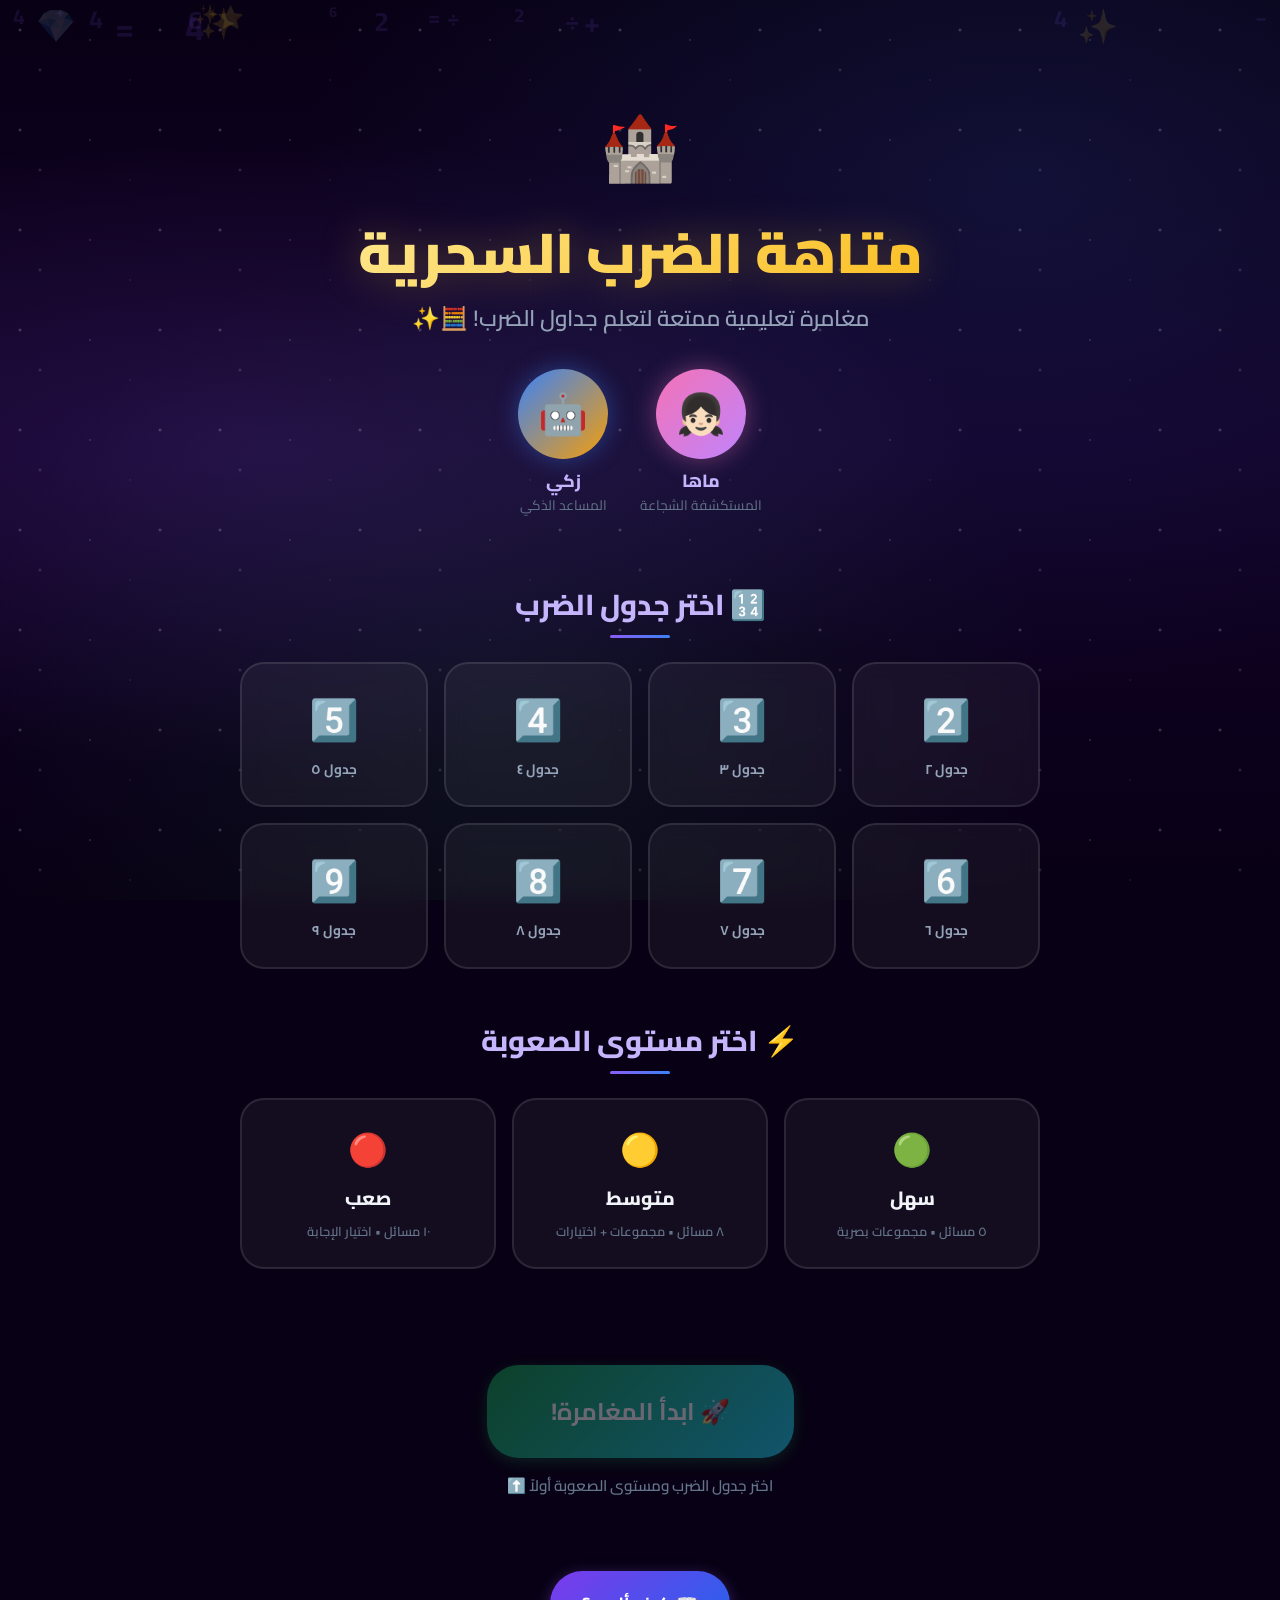
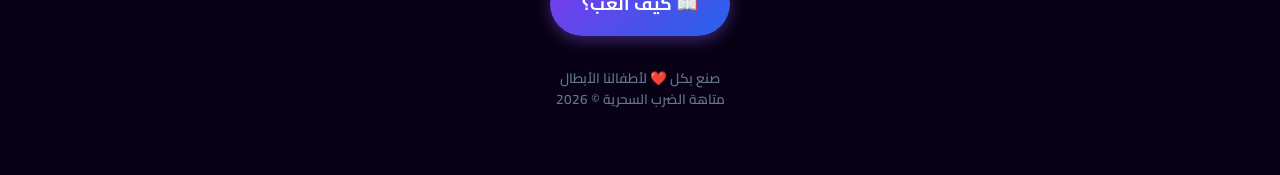
<file: index.html>
<!DOCTYPE html>
<html lang="ar" dir="rtl">
<head>
  <meta charset="UTF-8">
  <meta name="viewport" content="width=device-width, initial-scale=1.0">
  <meta name="description" content="متاهة الضرب السحرية - لعبة تعليمية تفاعلية لتعليم جداول الضرب للأطفال ضعاف السمع بطريقة ممتعة وبصرية">
  <title>متاهة الضرب السحرية ✨</title>
  <link rel="stylesheet" href="style.css">
  <style>
    /* ── Landing Page Specific ── */
    .landing-container {
      min-height: 100vh;
      display: flex;
      flex-direction: column;
      align-items: center;
      padding: var(--space-xl) var(--space-lg);
      position: relative;
      z-index: 1;
    }

    /* Hero */
    .hero {
      text-align: center;
      padding: var(--space-3xl) 0 var(--space-xl);
      max-width: 700px;
    }

    .hero-icon {
      font-size: 4rem;
      margin-bottom: var(--space-md);
      animation: float 3s ease-in-out infinite;
      display: inline-block;
    }

    .hero-characters {
      display: flex;
      align-items: center;
      justify-content: center;
      gap: var(--space-xl);
      margin: var(--space-xl) 0;
      flex-wrap: wrap;
    }

    .character-card {
      text-align: center;
      animation: slideUp 0.8s var(--ease-out) backwards;
    }

    .character-card:nth-child(2) { animation-delay: 0.2s; }

    .character-avatar {
      width: 90px;
      height: 90px;
      border-radius: var(--radius-full);
      display: flex;
      align-items: center;
      justify-content: center;
      font-size: 2.5rem;
      margin: 0 auto var(--space-sm);
      position: relative;
    }

    .character-avatar.maha {
      background: linear-gradient(135deg, #f472b6, #c084fc);
      box-shadow: 0 0 25px rgba(244, 114, 182, 0.4);
    }

    .character-avatar.zeki {
      background: linear-gradient(135deg, var(--blue-500), var(--gold-500));
      box-shadow: 0 0 25px rgba(59, 130, 246, 0.4);
      animation: float 3s ease-in-out infinite;
    }

    .character-name {
      font-weight: 800;
      font-size: 1.1rem;
      color: var(--purple-300);
    }

    .character-role {
      font-size: 0.85rem;
      color: var(--text-muted);
    }

    /* Sections */
    .section {
      width: 100%;
      max-width: 800px;
      margin-bottom: var(--space-2xl);
    }

    /* Table Grid */
    .tables-grid {
      display: grid;
      grid-template-columns: repeat(4, 1fr);
      gap: var(--space-md);
    }

    .table-card {
      position: relative;
      overflow: hidden;
    }

    .table-card .table-number {
      font-size: 2.5rem;
      font-weight: 900;
      display: block;
      margin-bottom: var(--space-xs);
      transition: transform var(--transition-normal);
    }

    .table-card:hover .table-number {
      transform: scale(1.15);
    }

    .table-card .table-label {
      font-size: 0.85rem;
      font-weight: 700;
      color: var(--text-secondary);
    }

    .table-card.active .table-number {
      color: var(--gold-400);
    }

    /* Difficulty */
    .difficulty-grid {
      display: grid;
      grid-template-columns: repeat(3, 1fr);
      gap: var(--space-md);
    }

    .difficulty-btn {
      position: relative;
      overflow: hidden;
    }

    .difficulty-btn .diff-emoji {
      font-size: 2rem;
      display: block;
      margin-bottom: var(--space-sm);
    }

    .difficulty-btn .diff-name {
      font-size: 1.2rem;
      font-weight: 800;
      display: block;
      margin-bottom: var(--space-xs);
    }

    .difficulty-btn .diff-desc {
      font-size: 0.8rem;
      color: var(--text-muted);
      font-weight: 600;
    }

    .difficulty-btn.active .diff-name {
      color: var(--gold-400);
    }

    /* Start Button */
    .start-section {
      text-align: center;
      margin: var(--space-2xl) 0;
    }

    #startBtn {
      opacity: 0.4;
      pointer-events: none;
      transition: all var(--transition-slow);
      font-size: 1.5rem;
      padding: var(--space-lg) var(--space-3xl);
    }

    #startBtn.ready {
      opacity: 1;
      pointer-events: all;
      animation: pulse 2s ease-in-out infinite, pulseGlow 2s ease-in-out infinite;
    }

    .start-hint {
      margin-top: var(--space-md);
      font-size: 0.95rem;
      color: var(--text-muted);
      font-weight: 600;
    }

    /* Instructions Button */
    #instructionsBtn {
      margin-top: var(--space-lg);
    }

    /* Styles for instructions are now in style.css */

    /* Footer */
    .landing-footer {
      text-align: center;
      padding: var(--space-xl) 0;
      color: var(--text-muted);
      font-size: 0.85rem;
      font-weight: 600;
    }

    .landing-footer .heart { color: #f43f5e; }

    /* Responsive */
    @media (max-width: 600px) {
      .tables-grid { grid-template-columns: repeat(2, 1fr); }
      .difficulty-grid { grid-template-columns: 1fr; }
      .hero { padding: var(--space-xl) 0 var(--space-lg); }
      .instructions-grid { grid-template-columns: 1fr; }
    }
  </style>
</head>
<body>
  <!-- Background -->
  <div class="magic-bg"></div>
  <div class="floating-symbols"></div>

  <div class="landing-container">
    <!-- Hero -->
    <header class="hero" data-animate>
      <div class="hero-icon">🏰</div>
      <h1 class="title-magic">متاهة الضرب السحرية</h1>
      <p class="subtitle-magic">مغامرة تعليمية ممتعة لتعلم جداول الضرب! 🧮✨</p>

      <div class="hero-characters">
        <div class="character-card">
          <div class="character-avatar maha">👧🏻</div>
          <div class="character-name">ماها</div>
          <div class="character-role">المستكشفة الشجاعة</div>
        </div>
        <div class="character-card">
          <div class="character-avatar zeki">🤖</div>
          <div class="character-name">زكي</div>
          <div class="character-role">المساعد الذكي</div>
        </div>
      </div>
    </header>

    <!-- Table Selection -->
    <section class="section" data-animate>
      <h2 class="section-title">🔢 اختر جدول الضرب</h2>
      <div class="tables-grid">
        <div class="selection-card table-card" data-table="2">
          <span class="table-number">2️⃣</span>
          <span class="table-label">جدول ٢</span>
        </div>
        <div class="selection-card table-card" data-table="3">
          <span class="table-number">3️⃣</span>
          <span class="table-label">جدول ٣</span>
        </div>
        <div class="selection-card table-card" data-table="4">
          <span class="table-number">4️⃣</span>
          <span class="table-label">جدول ٤</span>
        </div>
        <div class="selection-card table-card" data-table="5">
          <span class="table-number">5️⃣</span>
          <span class="table-label">جدول ٥</span>
        </div>
        <div class="selection-card table-card" data-table="6">
          <span class="table-number">6️⃣</span>
          <span class="table-label">جدول ٦</span>
        </div>
        <div class="selection-card table-card" data-table="7">
          <span class="table-number">7️⃣</span>
          <span class="table-label">جدول ٧</span>
        </div>
        <div class="selection-card table-card" data-table="8">
          <span class="table-number">8️⃣</span>
          <span class="table-label">جدول ٨</span>
        </div>
        <div class="selection-card table-card" data-table="9">
          <span class="table-number">9️⃣</span>
          <span class="table-label">جدول ٩</span>
        </div>
      </div>
    </section>

    <!-- Difficulty Selection -->
    <section class="section" data-animate>
      <h2 class="section-title">⚡ اختر مستوى الصعوبة</h2>
      <div class="difficulty-grid">
        <div class="selection-card difficulty-btn" data-difficulty="easy">
          <span class="diff-emoji">🟢</span>
          <span class="diff-name">سهل</span>
          <span class="diff-desc">٥ مسائل • مجموعات بصرية</span>
        </div>
        <div class="selection-card difficulty-btn" data-difficulty="medium">
          <span class="diff-emoji">🟡</span>
          <span class="diff-name">متوسط</span>
          <span class="diff-desc">٨ مسائل • مجموعات + اختيارات</span>
        </div>
        <div class="selection-card difficulty-btn" data-difficulty="hard">
          <span class="diff-emoji">🔴</span>
          <span class="diff-name">صعب</span>
          <span class="diff-desc">١٠ مسائل • اختيار الإجابة</span>
        </div>
      </div>
    </section>

    <!-- Start Button -->
    <section class="start-section" data-animate>
      <button class="btn btn-success btn-xl" id="startBtn" disabled>
        🚀 ابدأ المغامرة!
      </button>
      <p class="start-hint">اختر جدول الضرب ومستوى الصعوبة أولاً ⬆️</p>
    </section>

    <!-- Instructions Button -->
    <button class="btn btn-primary" id="instructionsBtn" data-animate>
      📖 كيف ألعب؟
    </button>

    <!-- Footer -->
    <footer class="landing-footer" data-animate>
      <p>صنع بكل <span class="heart">❤️</span> لأطفالنا الأبطال</p>
      <p>متاهة الضرب السحرية © 2026</p>
    </footer>
  </div>

  <!-- Instructions Overlay -->
  <div class="overlay" id="instructionsOverlay">
    <div class="overlay-content" style="max-width: 650px;">
      <h2 class="section-title" style="margin-bottom: var(--space-lg);">📖 كيف ألعب؟</h2>
      <div class="instructions-grid">
        <!-- Step 1 -->
        <div class="instruction-item">
          <div class="instruction-step">1</div>
          <span class="instruction-icon">🎯</span>
          <h3 class="instruction-title">اختر التحدي</h3>
          <p class="instruction-text">اختر جدول الضرب ومستوى الصعوبة الذي يناسبك</p>
        </div>
        <!-- Step 2 -->
        <div class="instruction-item">
          <div class="instruction-step">2</div>
          <span class="instruction-icon">🤖</span>
          <h3 class="instruction-title">حل مع زكي</h3>
          <p class="instruction-text">استخدم التلميحات البصرية لمساعدة زكي في إيجاد الحل</p>
        </div>
        <!-- Step 3 -->
        <div class="instruction-item">
          <div class="instruction-step">3</div>
          <span class="instruction-icon">❤️</span>
          <h3 class="instruction-title">انتبه لقلوبك</h3>
          <p class="instruction-text">لديك ٣ محاولات فقط.. فكر جيداً قبل اختيار الإجابة</p>
        </div>
        <!-- Step 4 -->
        <div class="instruction-item">
          <div class="instruction-step">4</div>
          <span class="instruction-icon">🏰</span>
          <h3 class="instruction-title">طريق القلعة</h3>
          <p class="instruction-text">اجب بشكل صحيح لتصل "ماها" بسلام إلى نهاية المتاهة</p>
        </div>
      </div>
      <button class="btn btn-primary btn-lg" id="closeInstructions" style="width: 100%;">👍 فهمت.. دعنا نبدأ!</button>
    </div>
  </div>

  <script src="app.js"></script>
</body>
</html>
</file>
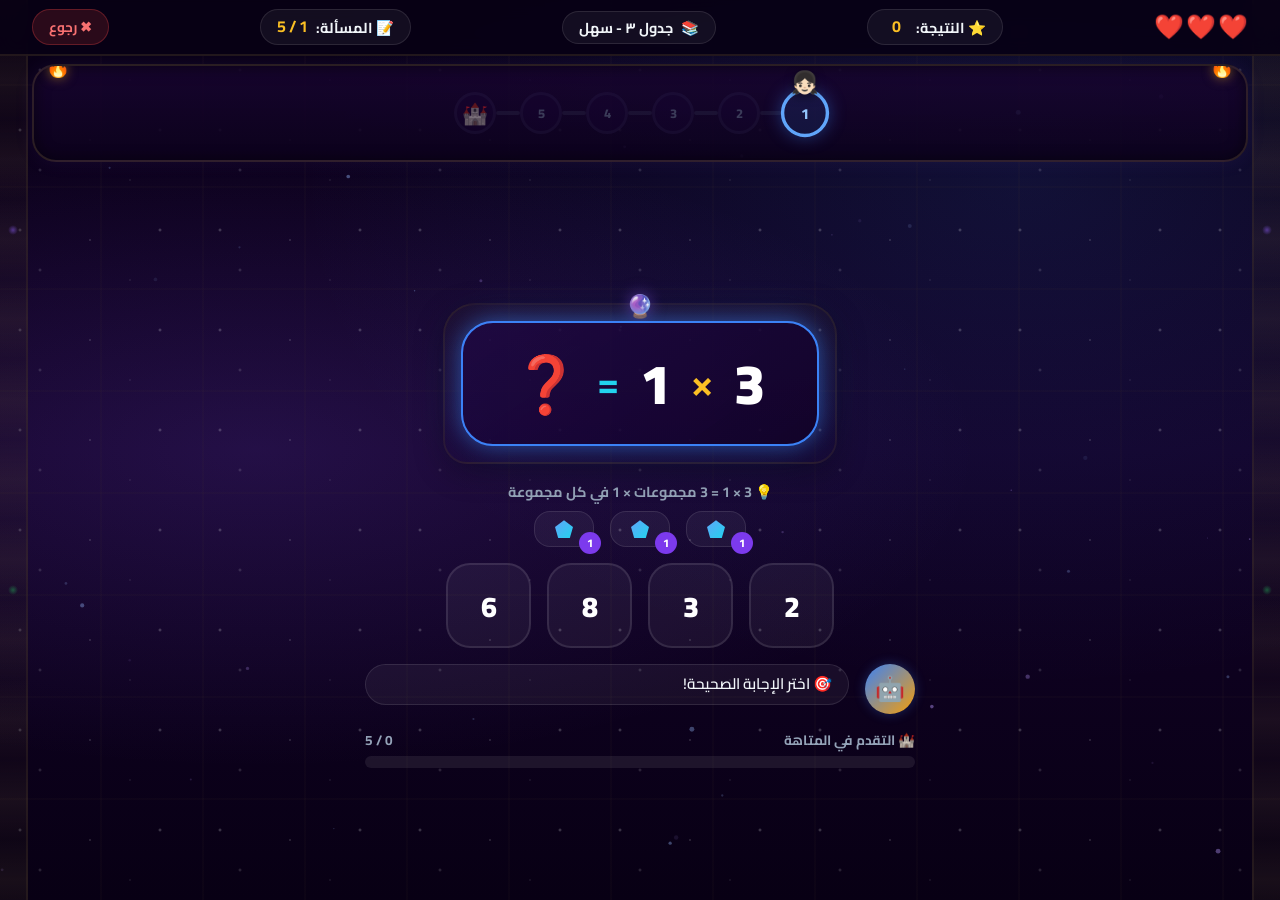
<file: game.html>
<!DOCTYPE html>
<html lang="ar" dir="rtl">
<head>
  <meta charset="UTF-8">
  <meta name="viewport" content="width=device-width, initial-scale=1.0">
  <meta name="description" content="متاهة الضرب السحرية - مستوى اللعب">
  <title>متاهة الضرب السحرية — اللعب 🎮</title>
  <link rel="stylesheet" href="style.css">
  <link rel="stylesheet" href="game.css">
</head>
<body>
  <!-- Maze-themed Background -->
  <div class="magic-bg maze-theme"></div>
  <div class="maze-wall maze-wall-left"></div>
  <div class="maze-wall maze-wall-right"></div>
  <canvas id="particleCanvas"></canvas>

  <!-- Feedback Banner -->
  <div class="feedback-banner" id="feedbackBanner"></div>

  <div class="game-container">
    <!-- Top Bar -->
    <header class="game-top-bar">
      <div class="hearts-container" id="heartsContainer">
        <!-- Hearts rendered by JS -->
      </div>
      <div class="stat-item">
        <span>⭐ النتيجة:</span>
        <span class="stat-value" id="scoreValue">0</span>
      </div>
      <div class="stat-item">
        <span>📚</span>
        <span id="levelLabel">جدول ٣ - سهل</span>
      </div>
      <div class="stat-item">
        <span>📝 المسألة:</span>
        <span class="stat-value" id="questionNum">1 / 5</span>
      </div>
      <button class="back-btn" id="backBtn">✖ رجوع</button>
    </header>

    <!-- Maze Path -->
    <div class="maze-path-wrapper">
      <div class="maze-path" id="mazePath">
        <!-- Nodes rendered by JS -->
      </div>
    </div>

    <!-- Main Game Area -->
    <main class="game-main" id="gameMain">
      <!-- Stone Gate with Question -->
      <div class="stone-gate">
        <div class="question-container">
          <div class="question-frame">
            <span class="question-number" id="numA">3</span>
            <span class="question-operator">×</span>
            <span class="question-number" id="numB">4</span>
            <span class="question-equals">=</span>
            <span id="answerDisplay">
              <span class="question-mark">❓</span>
            </span>
          </div>
        </div>
      </div>

      <!-- Visual Hint (Easy/Medium) -->
      <div class="visual-hint hidden" id="visualHint">
        <!-- Groups rendered by JS -->
      </div>

      <!-- Answer Choices — ALWAYS shown for challenge -->
      <div class="answer-choices" id="choicesArea">
        <!-- Choices rendered by JS -->
      </div>

      <!-- Timer (Hard mode only) -->
      <div class="timer-container hidden" id="timerContainer">
        <div class="timer-label">
          <span>⏱️ الوقت</span>
          <span id="timerText">15</span>
        </div>
        <div class="timer-bar">
          <div class="timer-fill" id="timerFill" style="width: 100%"></div>
        </div>
      </div>

      <!-- Zeki Assistant -->
      <div class="zeki-container">
        <div class="zeki-avatar">🤖</div>
        <div class="zeki-speech" id="zekiSpeech">
          🎯 اختر الإجابة الصحيحة لفتح البوابة!
        </div>
      </div>

      <!-- Progress Bar -->
      <div class="game-progress">
        <div class="game-progress-label">
          <span>🏰 التقدم في المتاهة</span>
          <span id="progressText">0 / 5</span>
        </div>
        <div class="progress-bar">
          <div class="progress-fill" id="progressFill" style="width: 0%"></div>
        </div>
      </div>
    </main>
  </div>

  <script src="levels.js"></script>
  <script src="particles.js"></script>
  <script src="game.js"></script>
</body>
</html>
</file>
<file: style.css>
/* ============================================
   Magic Multiples Maze — Global Styles
   متاهة الضرب السحرية — الأنماط العامة
   ============================================ */

@import url('https://fonts.googleapis.com/css2?family=Cairo:wght@400;600;700;800;900&display=swap');

/* ── CSS Variables ── */
:root {
  /* Background Colors */
  --bg-primary: #080014;
  --bg-secondary: #120228;
  --bg-tertiary: #1e0844;
  --bg-card: rgba(30, 8, 68, 0.6);

  /* Purple Palette */
  --purple-900: #1e0844;
  --purple-700: #4c1d95;
  --purple-600: #7c3aed;
  --purple-500: #8b5cf6;
  --purple-400: #a78bfa;
  --purple-300: #c4b5fd;

  /* Blue Palette */
  --blue-700: #1d4ed8;
  --blue-600: #2563eb;
  --blue-500: #3b82f6;
  --blue-400: #60a5fa;
  --blue-300: #93c5fd;
  --cyan-400: #22d3ee;
  --cyan-300: #67e8f9;

  /* Green Palette */
  --green-600: #16a34a;
  --green-500: #22c55e;
  --green-400: #4ade80;
  --green-300: #86efac;

  /* Gold Palette */
  --gold-500: #f59e0b;
  --gold-400: #fbbf24;
  --gold-300: #fde68a;

  /* Red Palette */
  --red-500: #ef4444;
  --red-400: #f87171;

  /* Neutrals */
  --white: #ffffff;
  --text-primary: #f1f5f9;
  --text-secondary: #94a3b8;
  --text-muted: #64748b;

  /* Effects */
  --glow-purple: 0 0 20px rgba(139, 92, 246, 0.5), 0 0 40px rgba(139, 92, 246, 0.2);
  --glow-blue: 0 0 20px rgba(59, 130, 246, 0.5), 0 0 40px rgba(59, 130, 246, 0.2);
  --glow-green: 0 0 20px rgba(34, 197, 94, 0.5), 0 0 40px rgba(34, 197, 94, 0.2);
  --glow-gold: 0 0 20px rgba(245, 158, 11, 0.5), 0 0 40px rgba(245, 158, 11, 0.2);

  /* Glass Effect */
  --glass-bg: rgba(255, 255, 255, 0.05);
  --glass-border: rgba(255, 255, 255, 0.1);
  --glass-blur: blur(12px);

  /* Spacing */
  --space-xs: 0.25rem;
  --space-sm: 0.5rem;
  --space-md: 1rem;
  --space-lg: 1.5rem;
  --space-xl: 2rem;
  --space-2xl: 3rem;
  --space-3xl: 4rem;

  /* Radius */
  --radius-sm: 0.5rem;
  --radius-md: 1rem;
  --radius-lg: 1.5rem;
  --radius-xl: 2rem;
  --radius-2xl: 2.5rem;
  --radius-full: 9999px;

  /* Transitions */
  --ease-out: cubic-bezier(0.16, 1, 0.3, 1);
  --ease-bounce: cubic-bezier(0.34, 1.56, 0.64, 1);
  --transition-fast: 150ms var(--ease-out);
  --transition-normal: 300ms var(--ease-out);
  --transition-slow: 500ms var(--ease-out);
}

/* ── Reset ── */
*,
*::before,
*::after {
  margin: 0;
  padding: 0;
  box-sizing: border-box;
}

html {
  font-size: 16px;
  scroll-behavior: smooth;
  -webkit-text-size-adjust: 100%;
}

body {
  font-family: 'Cairo', sans-serif;
  background: var(--bg-primary);
  color: var(--text-primary);
  direction: rtl;
  overflow-x: hidden;
  min-height: 100vh;
  line-height: 1.6;
  -webkit-font-smoothing: antialiased;
  -moz-osx-font-smoothing: grayscale;
}

img {
  max-width: 100%;
  display: block;
}

button {
  font-family: inherit;
  cursor: pointer;
  border: none;
  outline: none;
  background: none;
  color: inherit;
}

a {
  text-decoration: none;
  color: inherit;
}

/* ── Magical Background ── */
.magic-bg {
  position: fixed;
  top: 0;
  left: 0;
  width: 100%;
  height: 100%;
  z-index: -1;
  background: 
    radial-gradient(ellipse at 20% 50%, rgba(139, 92, 246, 0.15) 0%, transparent 50%),
    radial-gradient(ellipse at 80% 20%, rgba(59, 130, 246, 0.12) 0%, transparent 50%),
    radial-gradient(ellipse at 40% 80%, rgba(34, 197, 94, 0.08) 0%, transparent 50%),
    linear-gradient(180deg, var(--bg-primary) 0%, var(--bg-secondary) 50%, var(--bg-primary) 100%);
}

.magic-bg::before {
  content: '';
  position: absolute;
  top: 0;
  left: 0;
  width: 100%;
  height: 100%;
  background-image: 
    radial-gradient(2px 2px at 20px 30px, rgba(255, 255, 255, 0.3), transparent),
    radial-gradient(2px 2px at 40px 70px, rgba(255, 255, 255, 0.2), transparent),
    radial-gradient(1px 1px at 90px 40px, rgba(255, 255, 255, 0.4), transparent),
    radial-gradient(1px 1px at 130px 80px, rgba(255, 255, 255, 0.2), transparent),
    radial-gradient(2px 2px at 160px 30px, rgba(255, 255, 255, 0.3), transparent);
  background-size: 200px 100px;
  animation: twinkle 4s ease-in-out infinite alternate;
}

/* ── Floating Math Symbols ── */
.floating-symbols {
  position: fixed;
  top: 0;
  left: 0;
  width: 100%;
  height: 100%;
  pointer-events: none;
  z-index: 0;
  overflow: hidden;
}

.floating-symbol {
  position: absolute;
  font-size: 1.5rem;
  color: rgba(139, 92, 246, 0.12);
  font-weight: 700;
  animation: floatSymbol linear infinite;
  user-select: none;
}

/* ── Glass Card ── */
.glass-card {
  background: var(--glass-bg);
  backdrop-filter: var(--glass-blur);
  -webkit-backdrop-filter: var(--glass-blur);
  border: 1px solid var(--glass-border);
  border-radius: var(--radius-lg);
  padding: var(--space-xl);
  transition: all var(--transition-normal);
}

.glass-card:hover {
  background: rgba(255, 255, 255, 0.08);
  border-color: rgba(255, 255, 255, 0.15);
  transform: translateY(-2px);
  box-shadow: 0 8px 32px rgba(0, 0, 0, 0.3);
}

/* ── Buttons ── */
.btn {
  display: inline-flex;
  align-items: center;
  justify-content: center;
  gap: var(--space-sm);
  padding: var(--space-md) var(--space-xl);
  border-radius: var(--radius-full);
  font-family: 'Cairo', sans-serif;
  font-weight: 700;
  font-size: 1.1rem;
  transition: all var(--transition-normal);
  position: relative;
  overflow: hidden;
  cursor: pointer;
  border: none;
  outline: none;
}

.btn::before {
  content: '';
  position: absolute;
  top: 0;
  left: -100%;
  width: 100%;
  height: 100%;
  background: linear-gradient(90deg, transparent, rgba(255, 255, 255, 0.15), transparent);
  transition: left 0.5s ease;
}

.btn:hover::before {
  left: 100%;
}

.btn-primary {
  background: linear-gradient(135deg, var(--purple-600), var(--blue-600));
  color: var(--white);
  box-shadow: 0 4px 15px rgba(139, 92, 246, 0.4);
}

.btn-primary:hover {
  transform: translateY(-3px) scale(1.02);
  box-shadow: 0 8px 25px rgba(139, 92, 246, 0.5);
}

.btn-primary:active {
  transform: translateY(-1px) scale(0.98);
}

.btn-success {
  background: linear-gradient(135deg, var(--green-600), var(--cyan-400));
  color: var(--white);
  box-shadow: 0 4px 15px rgba(34, 197, 94, 0.4);
}

.btn-success:hover {
  transform: translateY(-3px) scale(1.02);
  box-shadow: 0 8px 25px rgba(34, 197, 94, 0.5);
}

.btn-gold {
  background: linear-gradient(135deg, var(--gold-500), #f97316);
  color: var(--white);
  box-shadow: 0 4px 15px rgba(245, 158, 11, 0.4);
}

.btn-gold:hover {
  transform: translateY(-3px) scale(1.02);
  box-shadow: 0 8px 25px rgba(245, 158, 11, 0.5);
}

.btn-lg {
  padding: var(--space-lg) var(--space-3xl);
  font-size: 1.4rem;
}

.btn-xl {
  padding: var(--space-xl) var(--space-3xl);
  font-size: 1.6rem;
  border-radius: var(--radius-xl);
}

/* ── Selection Card ── */
.selection-card {
  background: var(--glass-bg);
  backdrop-filter: var(--glass-blur);
  -webkit-backdrop-filter: var(--glass-blur);
  border: 2px solid var(--glass-border);
  border-radius: var(--radius-lg);
  padding: var(--space-lg);
  cursor: pointer;
  transition: all var(--transition-normal);
  text-align: center;
  position: relative;
  overflow: hidden;
}

.selection-card::after {
  content: '';
  position: absolute;
  inset: 0;
  border-radius: inherit;
  opacity: 0;
  transition: opacity var(--transition-normal);
  background: linear-gradient(135deg, rgba(139, 92, 246, 0.15), rgba(59, 130, 246, 0.15));
}

.selection-card:hover {
  border-color: var(--purple-500);
  transform: translateY(-4px) scale(1.03);
  box-shadow: var(--glow-purple);
}

.selection-card:hover::after {
  opacity: 1;
}

.selection-card.active {
  border-color: var(--gold-400);
  background: rgba(245, 158, 11, 0.1);
  box-shadow: var(--glow-gold);
}

.selection-card.active::after {
  opacity: 1;
  background: linear-gradient(135deg, rgba(245, 158, 11, 0.1), rgba(251, 191, 36, 0.1));
}

/* ── Title Styles ── */
.title-magic {
  font-size: clamp(2rem, 5vw, 3.5rem);
  font-weight: 900;
  text-align: center;
  background: linear-gradient(135deg, var(--gold-300), var(--gold-400), var(--purple-300), var(--cyan-300));
  background-size: 300% 300%;
  -webkit-background-clip: text;
  background-clip: text;
  -webkit-text-fill-color: transparent;
  animation: gradientShift 4s ease infinite;
  filter: drop-shadow(0 0 20px rgba(251, 191, 36, 0.3));
  line-height: 1.4;
}

.subtitle-magic {
  font-size: clamp(1rem, 2.5vw, 1.4rem);
  font-weight: 600;
  text-align: center;
  color: var(--text-secondary);
  margin-top: var(--space-sm);
}

/* ── Section Title ── */
.section-title {
  font-size: clamp(1.3rem, 3vw, 1.8rem);
  font-weight: 800;
  text-align: center;
  color: var(--purple-300);
  margin-bottom: var(--space-lg);
  position: relative;
}

.section-title::after {
  content: '';
  display: block;
  width: 60px;
  height: 3px;
  background: linear-gradient(90deg, var(--purple-500), var(--blue-500));
  margin: var(--space-sm) auto 0;
  border-radius: var(--radius-full);
}

/* ── Overlay ── */
.overlay {
  position: fixed;
  inset: 0;
  background: rgba(8, 0, 20, 0.85);
  backdrop-filter: blur(8px);
  -webkit-backdrop-filter: blur(8px);
  display: flex;
  align-items: center;
  justify-content: center;
  z-index: 1000;
  opacity: 0;
  visibility: hidden;
  transition: all var(--transition-slow);
}

.overlay.active {
  opacity: 1;
  visibility: visible;
}

.overlay-content {
  background: linear-gradient(145deg, rgba(30, 8, 68, 0.9), rgba(18, 2, 40, 0.95));
  border: 1px solid var(--glass-border);
  border-radius: var(--radius-2xl);
  padding: var(--space-3xl);
  max-width: 500px;
  width: 90%;
  text-align: center;
  transform: scale(0.8) translateY(20px);
  transition: transform var(--transition-slow);
  box-shadow: 0 25px 60px rgba(0, 0, 0, 0.5);
}

.overlay.active .overlay-content {
  transform: scale(1) translateY(0);
}

/* ── Instructions Grid ── */
.instructions-grid {
  display: grid;
  grid-template-columns: repeat(2, 1fr);
  gap: var(--space-md);
  margin: var(--space-xl) 0;
}

.instruction-item {
  background: rgba(255, 255, 255, 0.03);
  border: 1px solid var(--glass-border);
  border-radius: var(--radius-lg);
  padding: var(--space-lg);
  text-align: center;
  transition: all var(--transition-normal);
  position: relative;
  display: flex;
  flex-direction: column;
  align-items: center;
  gap: var(--space-sm);
}

.instruction-item:hover {
  background: rgba(255, 255, 255, 0.08);
  border-color: var(--purple-400);
  transform: translateY(-5px);
  box-shadow: var(--glow-purple);
}

.instruction-step {
  position: absolute;
  top: -10px;
  right: -10px;
  background: linear-gradient(135deg, var(--gold-400), var(--gold-500));
  color: var(--bg-primary);
  width: 28px;
  height: 28px;
  border-radius: var(--radius-full);
  display: flex;
  align-items: center;
  justify-content: center;
  font-weight: 900;
  font-size: 0.9rem;
  box-shadow: 0 4px 10px rgba(0, 0, 0, 0.3);
}

.instruction-icon {
  font-size: 2.5rem;
  margin-bottom: var(--space-xs);
  filter: drop-shadow(0 0 10px rgba(255, 255, 255, 0.2));
  transition: transform var(--transition-normal);
}

.instruction-item:hover .instruction-icon {
  transform: scale(1.2) rotate(5deg);
}

.instruction-title {
  font-size: 1.1rem;
  font-weight: 800;
  color: var(--purple-300);
  margin-bottom: var(--space-xs);
}

.instruction-text {
  font-size: 0.9rem;
  font-weight: 600;
  color: var(--text-secondary);
  line-height: 1.5;
}

/* ── Badge ── */
.badge {
  display: inline-flex;
  align-items: center;
  gap: var(--space-xs);
  padding: var(--space-xs) var(--space-md);
  border-radius: var(--radius-full);
  font-size: 0.85rem;
  font-weight: 700;
}

.badge-purple {
  background: rgba(139, 92, 246, 0.2);
  color: var(--purple-300);
  border: 1px solid rgba(139, 92, 246, 0.3);
}

.badge-green {
  background: rgba(34, 197, 94, 0.2);
  color: var(--green-300);
  border: 1px solid rgba(34, 197, 94, 0.3);
}

.badge-gold {
  background: rgba(245, 158, 11, 0.2);
  color: var(--gold-300);
  border: 1px solid rgba(245, 158, 11, 0.3);
}

/* ── Progress Bar ── */
.progress-bar {
  width: 100%;
  height: 12px;
  background: rgba(255, 255, 255, 0.08);
  border-radius: var(--radius-full);
  overflow: hidden;
  position: relative;
}

.progress-fill {
  height: 100%;
  background: linear-gradient(90deg, var(--purple-600), var(--blue-500), var(--cyan-400));
  border-radius: var(--radius-full);
  transition: width 0.6s var(--ease-out);
  position: relative;
}

.progress-fill::after {
  content: '';
  position: absolute;
  top: 0;
  left: 0;
  right: 0;
  bottom: 0;
  background: linear-gradient(90deg, transparent, rgba(255, 255, 255, 0.3), transparent);
  animation: shimmer 2s ease-in-out infinite;
}

/* ── Stars ── */
.stars-container {
  display: flex;
  gap: var(--space-md);
  justify-content: center;
  margin: var(--space-lg) 0;
}

.star {
  font-size: 3rem;
  color: var(--text-muted);
  transition: all 0.5s var(--ease-bounce);
  filter: grayscale(1) brightness(0.3);
}

.star.active {
  color: var(--gold-400);
  filter: grayscale(0) brightness(1) drop-shadow(0 0 10px rgba(251, 191, 36, 0.6));
  animation: starPop 0.6s var(--ease-bounce);
}

/* ── Tooltip ── */
.tooltip {
  position: relative;
}

.tooltip::after {
  content: attr(data-tooltip);
  position: absolute;
  bottom: calc(100% + 8px);
  left: 50%;
  transform: translateX(-50%) translateY(5px);
  background: var(--bg-tertiary);
  color: var(--text-primary);
  padding: var(--space-xs) var(--space-md);
  border-radius: var(--radius-sm);
  font-size: 0.85rem;
  white-space: nowrap;
  opacity: 0;
  visibility: hidden;
  transition: all var(--transition-fast);
  pointer-events: none;
  border: 1px solid var(--glass-border);
}

.tooltip:hover::after {
  opacity: 1;
  visibility: visible;
  transform: translateX(-50%) translateY(0);
}

/* ── Feedback Banner ── */
.feedback-banner {
  position: fixed;
  top: 20%;
  left: 50%;
  transform: translateX(-50%) translateY(-20px) scale(0.9);
  padding: var(--space-lg) var(--space-3xl);
  border-radius: var(--radius-xl);
  font-size: clamp(1.2rem, 3vw, 1.8rem);
  font-weight: 800;
  z-index: 500;
  opacity: 0;
  visibility: hidden;
  transition: all 0.4s var(--ease-bounce);
  text-align: center;
  white-space: nowrap;
  direction: rtl;
}

.feedback-banner.show {
  opacity: 1;
  visibility: visible;
  transform: translateX(-50%) translateY(0) scale(1);
}

.feedback-banner.success {
  background: linear-gradient(135deg, rgba(34, 197, 94, 0.9), rgba(22, 163, 74, 0.95));
  color: var(--white);
  box-shadow: 0 8px 40px rgba(34, 197, 94, 0.4), var(--glow-green);
  border: 2px solid var(--green-400);
}

.feedback-banner.error {
  background: linear-gradient(135deg, rgba(239, 68, 68, 0.9), rgba(220, 38, 38, 0.95));
  color: var(--white);
  box-shadow: 0 8px 40px rgba(239, 68, 68, 0.4);
  border: 2px solid var(--red-400);
}

.feedback-banner.info {
  background: linear-gradient(135deg, rgba(59, 130, 246, 0.9), rgba(37, 99, 235, 0.95));
  color: var(--white);
  box-shadow: 0 8px 40px rgba(59, 130, 246, 0.4), var(--glow-blue);
  border: 2px solid var(--blue-400);
}

/* ── Screen Shake ── */
.screen-shake {
  animation: screenShake 0.4s ease-out;
}

/* ══════════════ ANIMATIONS ══════════════ */

@keyframes twinkle {
  0% { opacity: 0.5; }
  100% { opacity: 1; }
}

@keyframes gradientShift {
  0% { background-position: 0% 50%; }
  50% { background-position: 100% 50%; }
  100% { background-position: 0% 50%; }
}

@keyframes floatSymbol {
  0% {
    transform: translateY(100vh) rotate(0deg);
    opacity: 0;
  }
  10% { opacity: 1; }
  90% { opacity: 1; }
  100% {
    transform: translateY(-100px) rotate(360deg);
    opacity: 0;
  }
}

@keyframes pulse {
  0%, 100% { transform: scale(1); }
  50% { transform: scale(1.05); }
}

@keyframes pulseGlow {
  0%, 100% { 
    box-shadow: 0 0 20px rgba(139, 92, 246, 0.3);
  }
  50% { 
    box-shadow: 0 0 40px rgba(139, 92, 246, 0.6), 0 0 60px rgba(139, 92, 246, 0.3);
  }
}

@keyframes float {
  0%, 100% { transform: translateY(0); }
  50% { transform: translateY(-15px); }
}

@keyframes shimmer {
  0% { transform: translateX(-100%); }
  100% { transform: translateX(100%); }
}

@keyframes starPop {
  0% { transform: scale(0) rotate(-30deg); }
  60% { transform: scale(1.3) rotate(10deg); }
  100% { transform: scale(1) rotate(0deg); }
}

@keyframes slideUp {
  0% { transform: translateY(30px); opacity: 0; }
  100% { transform: translateY(0); opacity: 1; }
}

@keyframes slideDown {
  0% { transform: translateY(-30px); opacity: 0; }
  100% { transform: translateY(0); opacity: 1; }
}

@keyframes fadeIn {
  0% { opacity: 0; }
  100% { opacity: 1; }
}

@keyframes bounceIn {
  0% { transform: scale(0); opacity: 0; }
  60% { transform: scale(1.15); }
  100% { transform: scale(1); opacity: 1; }
}

@keyframes screenShake {
  0%, 100% { transform: translateX(0); }
  10% { transform: translateX(-5px); }
  20% { transform: translateX(5px); }
  30% { transform: translateX(-4px); }
  40% { transform: translateX(4px); }
  50% { transform: translateX(-3px); }
  60% { transform: translateX(3px); }
  70% { transform: translateX(-2px); }
  80% { transform: translateX(2px); }
  90% { transform: translateX(-1px); }
}

@keyframes rotateGlow {
  0% { transform: rotate(0deg); }
  100% { transform: rotate(360deg); }
}

@keyframes ripple {
  0% {
    transform: scale(0);
    opacity: 1;
  }
  100% {
    transform: scale(4);
    opacity: 0;
  }
}

@keyframes confetti {
  0% {
    transform: translateY(0) rotate(0deg);
    opacity: 1;
  }
  100% {
    transform: translateY(-200px) rotate(720deg);
    opacity: 0;
  }
}

@keyframes heartbeat {
  0%, 100% { transform: scale(1); }
  14% { transform: scale(1.1); }
  28% { transform: scale(1); }
  42% { transform: scale(1.1); }
  70% { transform: scale(1); }
}

/* ── Utility Classes ── */
.text-center { text-align: center; }
.text-right { text-align: right; }
.flex-center {
  display: flex;
  align-items: center;
  justify-content: center;
}
.flex-col {
  display: flex;
  flex-direction: column;
}
.gap-sm { gap: var(--space-sm); }
.gap-md { gap: var(--space-md); }
.gap-lg { gap: var(--space-lg); }
.gap-xl { gap: var(--space-xl); }
.mt-sm { margin-top: var(--space-sm); }
.mt-md { margin-top: var(--space-md); }
.mt-lg { margin-top: var(--space-lg); }
.mt-xl { margin-top: var(--space-xl); }
.mb-md { margin-bottom: var(--space-md); }
.mb-lg { margin-bottom: var(--space-lg); }

.hidden { display: none !important; }
.no-select { user-select: none; }

/* ── Responsive ── */
@media (max-width: 768px) {
  :root {
    --space-xl: 1.5rem;
    --space-2xl: 2rem;
    --space-3xl: 2.5rem;
  }
}

@media (max-width: 480px) {
  :root {
    --space-lg: 1rem;
    --space-xl: 1.25rem;
    --space-2xl: 1.5rem;
    --space-3xl: 2rem;
  }

  html {
    font-size: 14px;
  }
}

/* ── Accessibility: Reduced Motion ── */
@media (prefers-reduced-motion: reduce) {
  *,
  *::before,
  *::after {
    animation-duration: 0.01ms !important;
    animation-iteration-count: 1 !important;
    transition-duration: 0.01ms !important;
  }
}

/* ── Scrollbar Styling ── */
::-webkit-scrollbar {
  width: 8px;
}

::-webkit-scrollbar-track {
  background: var(--bg-primary);
}

::-webkit-scrollbar-thumb {
  background: var(--purple-700);
  border-radius: var(--radius-full);
}

::-webkit-scrollbar-thumb:hover {
  background: var(--purple-600);
}
</file>
<file: game.css>
/* ============================================
   Magic Multiples Maze — Game Styles v2
   With maze visuals, hearts, timer
   ============================================ */

/* Maze-themed background */
.magic-bg.maze-theme {
  position: fixed;
  top: 0; left: 0; width: 100%; height: 100%; z-index: -1;
  background:
    repeating-linear-gradient(0deg, transparent, transparent 100px, rgba(74,58,42,0.07) 100px, rgba(74,58,42,0.07) 102px),
    repeating-linear-gradient(90deg, transparent, transparent 100px, rgba(74,58,42,0.07) 100px, rgba(74,58,42,0.07) 102px),
    radial-gradient(ellipse at 20% 50%, rgba(139,92,246,0.15) 0%, transparent 50%),
    radial-gradient(ellipse at 80% 20%, rgba(59,130,246,0.12) 0%, transparent 50%),
    linear-gradient(180deg, #080014 0%, #120228 50%, #080014 100%);
}

/* Stone walls on sides */
.maze-wall {
  position: fixed; top: 0; bottom: 0; width: 28px; z-index: 1; pointer-events: none;
  background: repeating-linear-gradient(180deg, rgba(74,58,42,0.25) 0px, rgba(50,38,22,0.15) 40px, rgba(74,58,42,0.25) 80px);
}
.maze-wall-left { left: 0; border-right: 2px solid rgba(74,58,42,0.3); }
.maze-wall-right { right: 0; border-left: 2px solid rgba(74,58,42,0.3); }
.maze-wall::before, .maze-wall::after {
  content: ''; position: absolute; left: 50%; transform: translateX(-50%);
  width: 10px; height: 10px; border-radius: 50%; animation: pulse 3s ease-in-out infinite;
}
.maze-wall::before { top: 25%; background: radial-gradient(circle, rgba(139,92,246,0.5), transparent 70%); }
.maze-wall::after { top: 65%; background: radial-gradient(circle, rgba(34,197,94,0.4), transparent 70%); animation-delay: 1.5s; }

/* Layout */
.game-container { width: 100%; min-height: 100vh; display: flex; flex-direction: column; position: relative; overflow: hidden; }
#particleCanvas { position: fixed; top: 0; left: 0; width: 100%; height: 100%; z-index: 0; pointer-events: none; }

/* Top Bar */
.game-top-bar {
  display: flex; align-items: center; justify-content: space-between;
  padding: var(--space-sm) var(--space-xl);
  background: rgba(8,0,20,0.85); backdrop-filter: blur(10px);
  border-bottom: 2px solid rgba(74,58,42,0.4);
  z-index: 10; position: relative; flex-wrap: wrap; gap: var(--space-sm);
}
.stat-item {
  display: flex; align-items: center; gap: var(--space-sm);
  background: var(--glass-bg); padding: var(--space-xs) var(--space-md);
  border-radius: var(--radius-full); border: 1px solid var(--glass-border);
  font-weight: 700; font-size: 0.9rem; white-space: nowrap;
}
.stat-item .stat-value { color: var(--gold-400); font-size: 1rem; min-width: 24px; text-align: center; }
.back-btn {
  display: flex; align-items: center; gap: var(--space-sm);
  padding: var(--space-xs) var(--space-md); border-radius: var(--radius-full);
  background: rgba(239,68,68,0.15); border: 1px solid rgba(239,68,68,0.3);
  color: var(--red-400); font-weight: 700; font-size: 0.85rem;
  transition: all var(--transition-normal); cursor: pointer;
}
.back-btn:hover { background: rgba(239,68,68,0.25); transform: scale(1.05); }

/* Hearts */
.hearts-container { display: flex; gap: 2px; }
.heart-icon { font-size: 1.5rem; transition: all 0.3s ease; }
.heart-icon.dead { filter: grayscale(1) brightness(0.5); transform: scale(0.85); }
@keyframes heartBreak {
  0% { transform: scale(1); }
  30% { transform: scale(1.4); color: red; }
  60% { transform: scale(0.7); filter: grayscale(1); }
  100% { transform: scale(0.85); filter: grayscale(1) brightness(0.5); }
}

/* ── Maze Path ── */
.maze-path-wrapper {
  background: linear-gradient(180deg, rgba(26,5,51,0.8), rgba(12,2,28,0.9));
  border: 2px solid rgba(74,58,42,0.5); border-radius: var(--radius-lg);
  padding: var(--space-md) var(--space-lg);
  margin: var(--space-sm) var(--space-xl); position: relative;
  overflow-x: auto; overflow-y: hidden; z-index: 5;
  box-shadow: inset 0 2px 15px rgba(0,0,0,0.5), 0 0 20px rgba(139,92,246,0.08);
  scrollbar-width: thin; scrollbar-color: var(--purple-700) transparent;
}
.maze-path-wrapper::before, .maze-path-wrapper::after {
  content: '🔥'; position: absolute; top: -14px; font-size: 1.2rem; z-index: 2;
  filter: drop-shadow(0 0 6px rgba(251,191,36,0.5));
}
.maze-path-wrapper::before { left: 12px; }
.maze-path-wrapper::after { right: 12px; }

.maze-path {
  display: flex; align-items: center; min-width: max-content; padding: 10px 0; gap: 0;
  justify-content: center;
}
.maze-node {
  width: 42px; height: 42px; border-radius: 50%;
  display: flex; align-items: center; justify-content: center;
  position: relative; flex-shrink: 0; transition: all 0.5s var(--ease-out);
  border: 3px solid rgba(100,116,139,0.2); background: rgba(30,8,68,0.3);
}
.maze-node.completed {
  border-color: var(--green-400); background: rgba(34,197,94,0.12);
  box-shadow: 0 0 10px rgba(34,197,94,0.3);
}
.maze-node.current {
  border-color: var(--blue-400); background: rgba(59,130,246,0.12);
  box-shadow: 0 0 15px rgba(59,130,246,0.4); animation: pulseGlow 2s infinite;
  transform: scale(1.15);
}
.maze-node.upcoming { border-color: rgba(100,116,139,0.15); opacity: 0.5; }
.maze-node-inner { font-size: 0.8rem; font-weight: 800; color: var(--text-muted); }
.maze-node.completed .maze-node-inner { color: var(--green-400); }
.maze-node.current .maze-node-inner { color: var(--blue-300); }
.maze-castle .maze-node-inner { font-size: 1.3rem; }
.maze-avatar {
  position: absolute; top: -24px; font-size: 1.2rem; animation: float 2s ease-in-out infinite;
  filter: drop-shadow(0 2px 4px rgba(0,0,0,0.5));
}
.maze-connector {
  width: 24px; height: 4px; flex-shrink: 0; border-radius: 2px;
  transition: all 0.5s ease; background: rgba(100,116,139,0.12);
}
.maze-connector.completed {
  background: linear-gradient(90deg, var(--green-500), var(--green-400));
  box-shadow: 0 0 6px rgba(34,197,94,0.3);
}

/* ── Main Game Area ── */
.game-main {
  flex: 1; display: flex; flex-direction: column; align-items: center;
  justify-content: center; padding: var(--space-md) var(--space-lg);
  z-index: 5; position: relative; gap: var(--space-md);
}

/* Stone Gate */
.stone-gate {
  position: relative; padding: var(--space-md);
  background: linear-gradient(180deg, rgba(74,58,42,0.15), rgba(30,8,68,0.05));
  border: 2px solid rgba(74,58,42,0.3); border-radius: 2rem 2rem var(--radius-lg) var(--radius-lg);
  box-shadow: 0 8px 30px rgba(0,0,0,0.3);
}
.stone-gate::before {
  content: '🔮'; position: absolute; top: -16px; left: 50%; transform: translateX(-50%);
  font-size: 1.4rem; filter: drop-shadow(0 0 8px rgba(139,92,246,0.5));
}

.question-container { text-align: center; animation: slideDown 0.5s var(--ease-out); }
.question-frame {
  display: inline-flex; align-items: center; gap: var(--space-md);
  padding: var(--space-md) var(--space-2xl);
  background: linear-gradient(145deg, rgba(30,8,68,0.8), rgba(18,2,40,0.9));
  border: 2px solid var(--blue-500); border-radius: var(--radius-xl);
  box-shadow: var(--glow-blue), 0 8px 30px rgba(0,0,0,0.3); position: relative;
}
.question-frame::before {
  content: ''; position: absolute; inset: -2px; border-radius: inherit;
  background: linear-gradient(135deg, var(--purple-500), var(--blue-500), var(--cyan-400), var(--purple-500));
  background-size: 300% 300%; animation: gradientShift 3s ease infinite;
  z-index: -1; padding: 2px;
  mask: linear-gradient(#fff 0 0) content-box, linear-gradient(#fff 0 0);
  -webkit-mask: linear-gradient(#fff 0 0) content-box, linear-gradient(#fff 0 0);
  mask-composite: exclude; -webkit-mask-composite: xor;
}
.question-number { font-size: clamp(2rem,5vw,3.5rem); font-weight: 900; color: var(--white); min-width: 40px; text-align: center; }
.question-operator { font-size: clamp(1.5rem,4vw,2.5rem); font-weight: 700; color: var(--gold-400); }
.question-equals { font-size: clamp(1.5rem,4vw,2.5rem); font-weight: 700; color: var(--cyan-400); }
.question-answer { font-size: clamp(2rem,5vw,3.5rem); font-weight: 900; color: var(--green-400); min-width: 50px; text-align: center; }
.question-answer.revealed { animation: bounceIn 0.6s var(--ease-bounce); }
.question-mark { font-size: clamp(2rem,5vw,3.5rem); font-weight: 900; color: var(--purple-400); animation: pulse 1.5s ease-in-out infinite; }

/* ── Visual Hint ── */
.visual-hint { text-align: center; width: 100%; max-width: 550px; }
.visual-hint.hidden { display: none; }
.visual-hint-label { font-size: 0.9rem; font-weight: 700; color: var(--text-secondary); margin-bottom: var(--space-sm); }
.visual-hint-groups { display: flex; justify-content: center; gap: var(--space-md); flex-wrap: wrap; }
.visual-hint-group {
  background: var(--glass-bg); border: 1px solid var(--glass-border);
  border-radius: var(--radius-md); padding: 8px; display: flex; flex-wrap: wrap;
  gap: 4px; align-items: center; justify-content: center; max-width: 110px;
  position: relative; min-width: 60px;
}
.visual-hint-gem {
  width: 18px; height: 18px;
  background: linear-gradient(135deg, var(--blue-400), var(--cyan-400));
  clip-path: polygon(50% 0%, 100% 38%, 82% 100%, 18% 100%, 0% 38%);
}
.visual-hint-group-label {
  position: absolute; bottom: -8px; right: -8px;
  background: var(--purple-600); color: white; border-radius: 50%;
  width: 22px; height: 22px; font-size: 0.7rem; font-weight: 800;
  display: flex; align-items: center; justify-content: center;
}

/* ── Answer Choices ── */
.answer-choices { display: flex; gap: var(--space-md); justify-content: center; flex-wrap: wrap; }
.answer-choice {
  width: 85px; height: 85px; display: flex; align-items: center; justify-content: center;
  font-size: 1.8rem; font-weight: 900; background: var(--glass-bg);
  border: 2px solid var(--glass-border); border-radius: var(--radius-lg);
  cursor: pointer; transition: all var(--transition-normal); color: var(--white);
  font-family: 'Cairo', sans-serif;
}
.answer-choice:hover:not(:disabled) {
  border-color: var(--purple-400); transform: translateY(-4px) scale(1.05);
  box-shadow: var(--glow-purple); background: rgba(139,92,246,0.12);
}
.answer-choice.correct {
  border-color: var(--green-400); background: rgba(34,197,94,0.2);
  box-shadow: var(--glow-green); animation: bounceIn 0.4s var(--ease-bounce);
  pointer-events: none;
}
.answer-choice.wrong {
  border-color: var(--red-400); background: rgba(239,68,68,0.15);
  animation: screenShake 0.4s ease;
}
.answer-choice:disabled { opacity: 0.25; pointer-events: none; cursor: default; }

/* ── Timer ── */
.timer-container { width: 100%; max-width: 400px; }
.timer-container.hidden { display: none; }
.timer-label {
  display: flex; justify-content: space-between; font-size: 0.85rem;
  font-weight: 700; color: var(--text-secondary); margin-bottom: 4px;
}
.timer-bar { width: 100%; height: 8px; background: rgba(255,255,255,0.08); border-radius: 4px; overflow: hidden; }
.timer-fill {
  height: 100%; background: linear-gradient(90deg, var(--green-500), var(--cyan-400));
  border-radius: 4px; transition: width 1s linear;
}
.timer-fill.danger { background: linear-gradient(90deg, var(--red-500), var(--gold-500)); animation: pulse 0.5s infinite; }

/* ── Zeki ── */
.zeki-container { display: flex; align-items: flex-start; gap: var(--space-md); width: 100%; max-width: 550px; direction: rtl; }
.zeki-avatar {
  width: 50px; height: 50px; border-radius: var(--radius-full);
  background: linear-gradient(135deg, var(--blue-500), var(--gold-500));
  display: flex; align-items: center; justify-content: center; font-size: 1.5rem;
  flex-shrink: 0; box-shadow: 0 0 12px rgba(59,130,246,0.3); animation: float 3s ease-in-out infinite;
}
.zeki-speech {
  flex: 1; background: var(--glass-bg); border: 1px solid var(--glass-border);
  border-radius: var(--radius-lg); padding: var(--space-sm) var(--space-md);
  font-size: 0.95rem; font-weight: 600; color: var(--text-primary); line-height: 1.5;
}

/* ── Progress ── */
.game-progress { width: 100%; max-width: 550px; }
.game-progress-label {
  display: flex; justify-content: space-between; font-size: 0.85rem;
  font-weight: 700; color: var(--text-secondary); margin-bottom: var(--space-xs);
}

/* ── Game Over ── */
.game-over { text-align: center; }
.game-over-icon { font-size: 4rem; margin-bottom: var(--space-md); animation: heartbeat 1s ease; }
.game-over-title { font-size: clamp(1.5rem,4vw,2.2rem); font-weight: 900; color: var(--red-400); margin-bottom: var(--space-sm); }
.game-over-message { font-size: 1rem; color: var(--text-secondary); font-weight: 600; margin-bottom: var(--space-lg); }

/* ── Level Complete ── */
.level-complete { text-align: center; }
.level-complete-title {
  font-size: clamp(1.5rem,4vw,2.2rem); font-weight: 900;
  background: linear-gradient(135deg, var(--gold-300), var(--gold-400));
  -webkit-background-clip: text; background-clip: text; -webkit-text-fill-color: transparent;
  margin-bottom: var(--space-md);
}
.level-complete-stats { display: flex; flex-direction: column; gap: var(--space-sm); margin: var(--space-lg) 0; }
.level-stat {
  display: flex; align-items: center; justify-content: space-between; padding: var(--space-sm) var(--space-md);
  background: var(--glass-bg); border-radius: var(--radius-md); border: 1px solid var(--glass-border);
}
.level-stat-label { font-weight: 600; color: var(--text-secondary); font-size: 0.9rem; }
.level-stat-value { font-weight: 800; font-size: 1.1rem; color: var(--gold-400); }
.level-actions { display: flex; gap: var(--space-md); justify-content: center; flex-wrap: wrap; margin-top: var(--space-md); }

/* ── Responsive ── */
@media (max-width: 768px) {
  .game-top-bar { padding: var(--space-xs) var(--space-md); justify-content: center; }
  .maze-path-wrapper { margin: var(--space-xs) var(--space-md); padding: var(--space-sm) var(--space-md); }
  .maze-node { width: 36px; height: 36px; }
  .maze-connector { width: 18px; }
  .question-frame { padding: var(--space-sm) var(--space-lg); gap: var(--space-sm); }
  .answer-choice { width: 70px; height: 70px; font-size: 1.5rem; }
  .maze-wall { width: 16px; }
  .stone-gate { padding: var(--space-sm); }
}
@media (max-width: 480px) {
  .game-main { padding: var(--space-sm); gap: var(--space-sm); }
  .maze-node { width: 30px; height: 30px; border-width: 2px; }
  .maze-node-inner { font-size: 0.65rem; }
  .maze-connector { width: 12px; height: 3px; }
  .answer-choice { width: 60px; height: 60px; font-size: 1.3rem; }
  .visual-hint-gem { width: 14px; height: 14px; }
  .maze-wall { display: none; }
}
</file>
